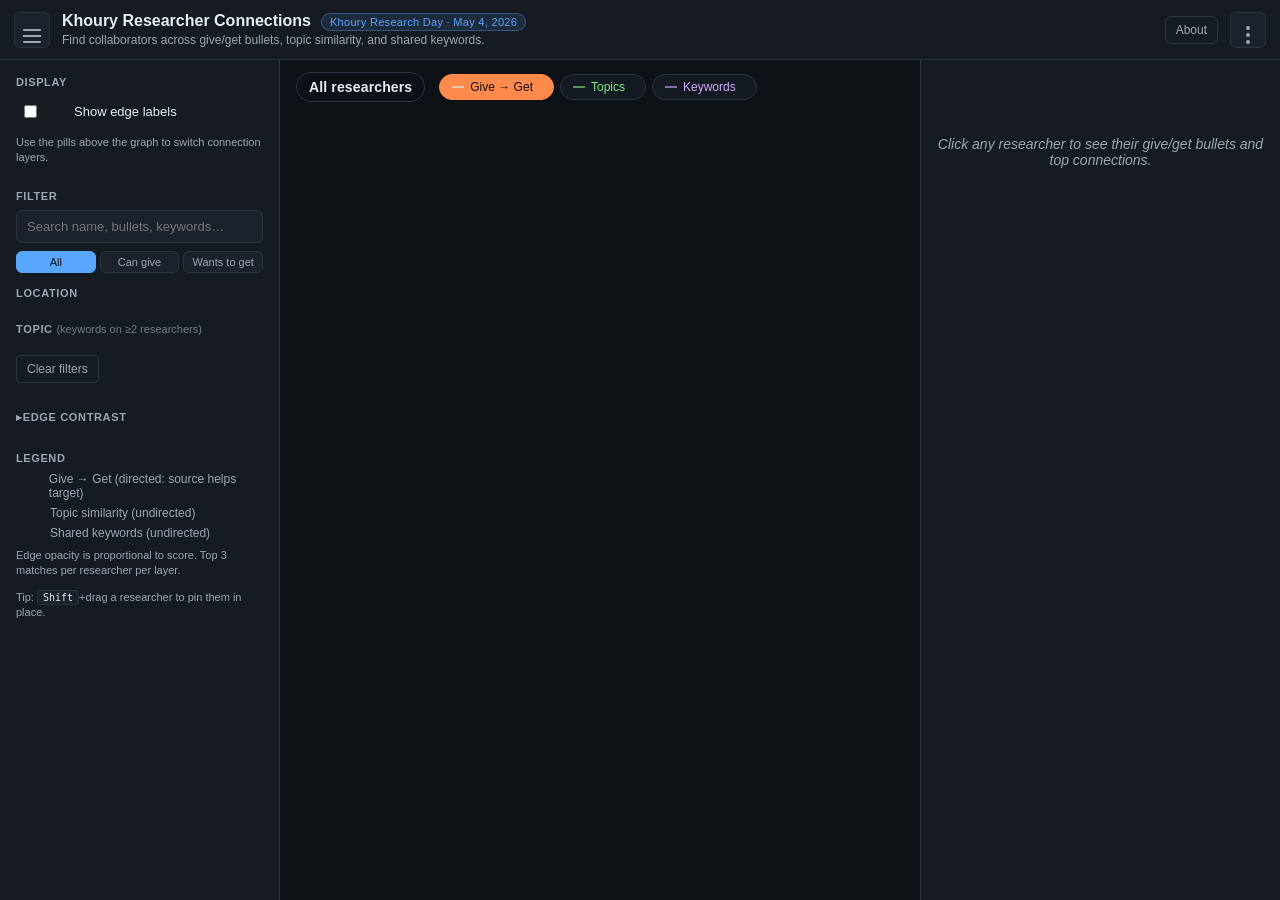
<file: public/index.html>
<!doctype html>
<html lang="en">
<head>
  <meta charset="utf-8" />
  <meta name="viewport" content="width=device-width, initial-scale=1" />
  <title>Khoury Researcher Connections</title>

  <!-- SEO -->
  <meta name="description" content="Interactive directory of Khoury College researchers — find collaborators through give/get matches, topic similarity, and shared keywords. Built from Khoury Research Day 2026." />
  <meta name="author" content="John A. Guerra Gómez" />
  <meta name="keywords" content="Khoury College, Northeastern University, research, collaboration, faculty directory, information visualization, sentence embeddings, D3.js, Khoury Research Day 2026" />
  <meta name="theme-color" content="#0e1116" />
  <link rel="canonical" href="https://johnguerra.co/viz/khouryResearch/" />

  <!-- Open Graph -->
  <meta property="og:type" content="website" />
  <meta property="og:title" content="Khoury Researcher Connections" />
  <meta property="og:description" content="Find collaborators across give/get matches, topic similarity, and shared keywords. Khoury Research Day · May 4, 2026." />
  <meta property="og:url" content="https://johnguerra.co/viz/khouryResearch/" />
  <meta property="og:site_name" content="Khoury Researcher Connections" />
  <meta property="og:image" content="https://johnguerra.co/viz/khouryResearch/og-image.png" />
  <meta property="og:image:width" content="1200" />
  <meta property="og:image:height" content="630" />
  <meta property="og:image:alt" content="Khoury Researcher Connections — a network of 25 researchers connected by give/get, topic, and shared-keyword edges." />

  <!-- Twitter -->
  <meta name="twitter:card" content="summary_large_image" />
  <meta name="twitter:title" content="Khoury Researcher Connections" />
  <meta name="twitter:description" content="Find collaborators across give/get matches, topic similarity, and shared keywords. Khoury Research Day · May 4, 2026." />
  <meta name="twitter:image" content="https://johnguerra.co/viz/khouryResearch/og-image.png" />

  <link rel="stylesheet" href="styles.css" />
  <script src="https://d3js.org/d3.v7.min.js"></script>
</head>
<body>
  <header class="topbar">
    <button type="button" id="toggle-controls" class="panel-toggle" aria-label="Toggle filters panel" title="Filters">
      <span class="bars" aria-hidden="true"></span>
    </button>
    <div class="title">
      <h1>
        Khoury Researcher Connections
        <span class="event-tag">Khoury Research Day · May 4, 2026</span>
      </h1>
      <p class="subtitle">Find collaborators across give/get bullets, topic similarity, and shared keywords.</p>
    </div>
    <div class="meta-counts" id="meta-counts"></div>
    <a class="about-link" href="about.html">About</a>
    <button type="button" id="toggle-detail" class="panel-toggle" aria-label="Toggle details panel" title="Details">
      <span class="dots" aria-hidden="true"></span>
    </button>
  </header>

  <aside class="controls">
    <section>
      <h2>Display</h2>
      <label class="layer-toggle">
        <input type="checkbox" id="show-labels" />
        <span class="swatch" style="visibility:hidden"></span>
        <span>Show edge labels</span>
      </label>
      <p class="hint">Use the pills above the graph to switch connection layers.</p>
    </section>

    <section>
      <h2>Filter</h2>
      <input type="search" id="search" placeholder="Search name, bullets, keywords…" />
      <div class="scope-bar" role="radiogroup" aria-label="Search scope">
        <button type="button" class="scope-btn active" data-scope="all">All</button>
        <button type="button" class="scope-btn" data-scope="give">Can give</button>
        <button type="button" class="scope-btn" data-scope="get">Wants to get</button>
      </div>
      <h3 class="filter-sub">Location</h3>
      <div id="location-chips" class="chips"></div>
      <h3 class="filter-sub">Topic <span class="filter-sub-hint">(keywords on ≥2 researchers)</span></h3>
      <div id="topic-chips" class="chips"></div>
      <button type="button" id="reset-filters" class="reset">Clear filters</button>
    </section>

    <section>
      <details class="advanced">
        <summary>Edge contrast</summary>
        <p class="hint">Score below "faint" → minimum opacity; above "bold" → maximum. Tune per layer.</p>
        <div id="score-range"></div>
        <button type="button" id="reset-ranges" class="reset">Reset to defaults</button>
      </details>
    </section>

    <section>
      <h2>Legend</h2>
      <div class="legend-row">
        <span class="legend-line layer-give-get"></span>
        <span>Give → Get (directed: source helps target)</span>
      </div>
      <div class="legend-row">
        <span class="legend-line layer-topic"></span>
        <span>Topic similarity (undirected)</span>
      </div>
      <div class="legend-row">
        <span class="legend-line layer-keyword"></span>
        <span>Shared keywords (undirected)</span>
      </div>
      <p class="hint">Edge opacity is proportional to score. Top 3 matches per researcher per layer.</p>
      <p class="hint">Tip: <kbd>Shift</kbd>+drag a researcher to pin them in place.</p>
    </section>
  </aside>

  <main class="canvas">
    <div class="canvas-bar">
      <h2 id="view-title" class="view-title" aria-live="polite">All researchers</h2>
      <div class="layer-pills" role="group" aria-label="Connection layers">
        <button type="button" class="layer-pill layer-give-get active" data-layer="give_get" aria-pressed="true">
          <span class="layer-pill-swatch"></span>
          Give → Get
          <span class="layer-pill-count" id="count-give_get"></span>
        </button>
        <button type="button" class="layer-pill layer-topic" data-layer="topic" aria-pressed="false">
          <span class="layer-pill-swatch"></span>
          Topics
          <span class="layer-pill-count" id="count-topic"></span>
        </button>
        <button type="button" class="layer-pill layer-keyword" data-layer="keyword" aria-pressed="false">
          <span class="layer-pill-swatch"></span>
          Keywords
          <span class="layer-pill-count" id="count-keyword"></span>
        </button>
      </div>
    </div>
    <svg id="graph"></svg>
    <div id="empty-state" class="canvas-empty" hidden role="status" aria-live="polite">
      <p class="canvas-empty-headline">No researchers match these filters.</p>
      <button type="button" id="empty-clear" class="canvas-empty-clear">Clear filters</button>
    </div>
  </main>

  <aside class="detail" id="detail">
    <div class="empty">Click any researcher to see their give/get bullets and top connections.</div>
  </aside>

  <script type="module" src="app.js"></script>
</body>
</html>
</file>
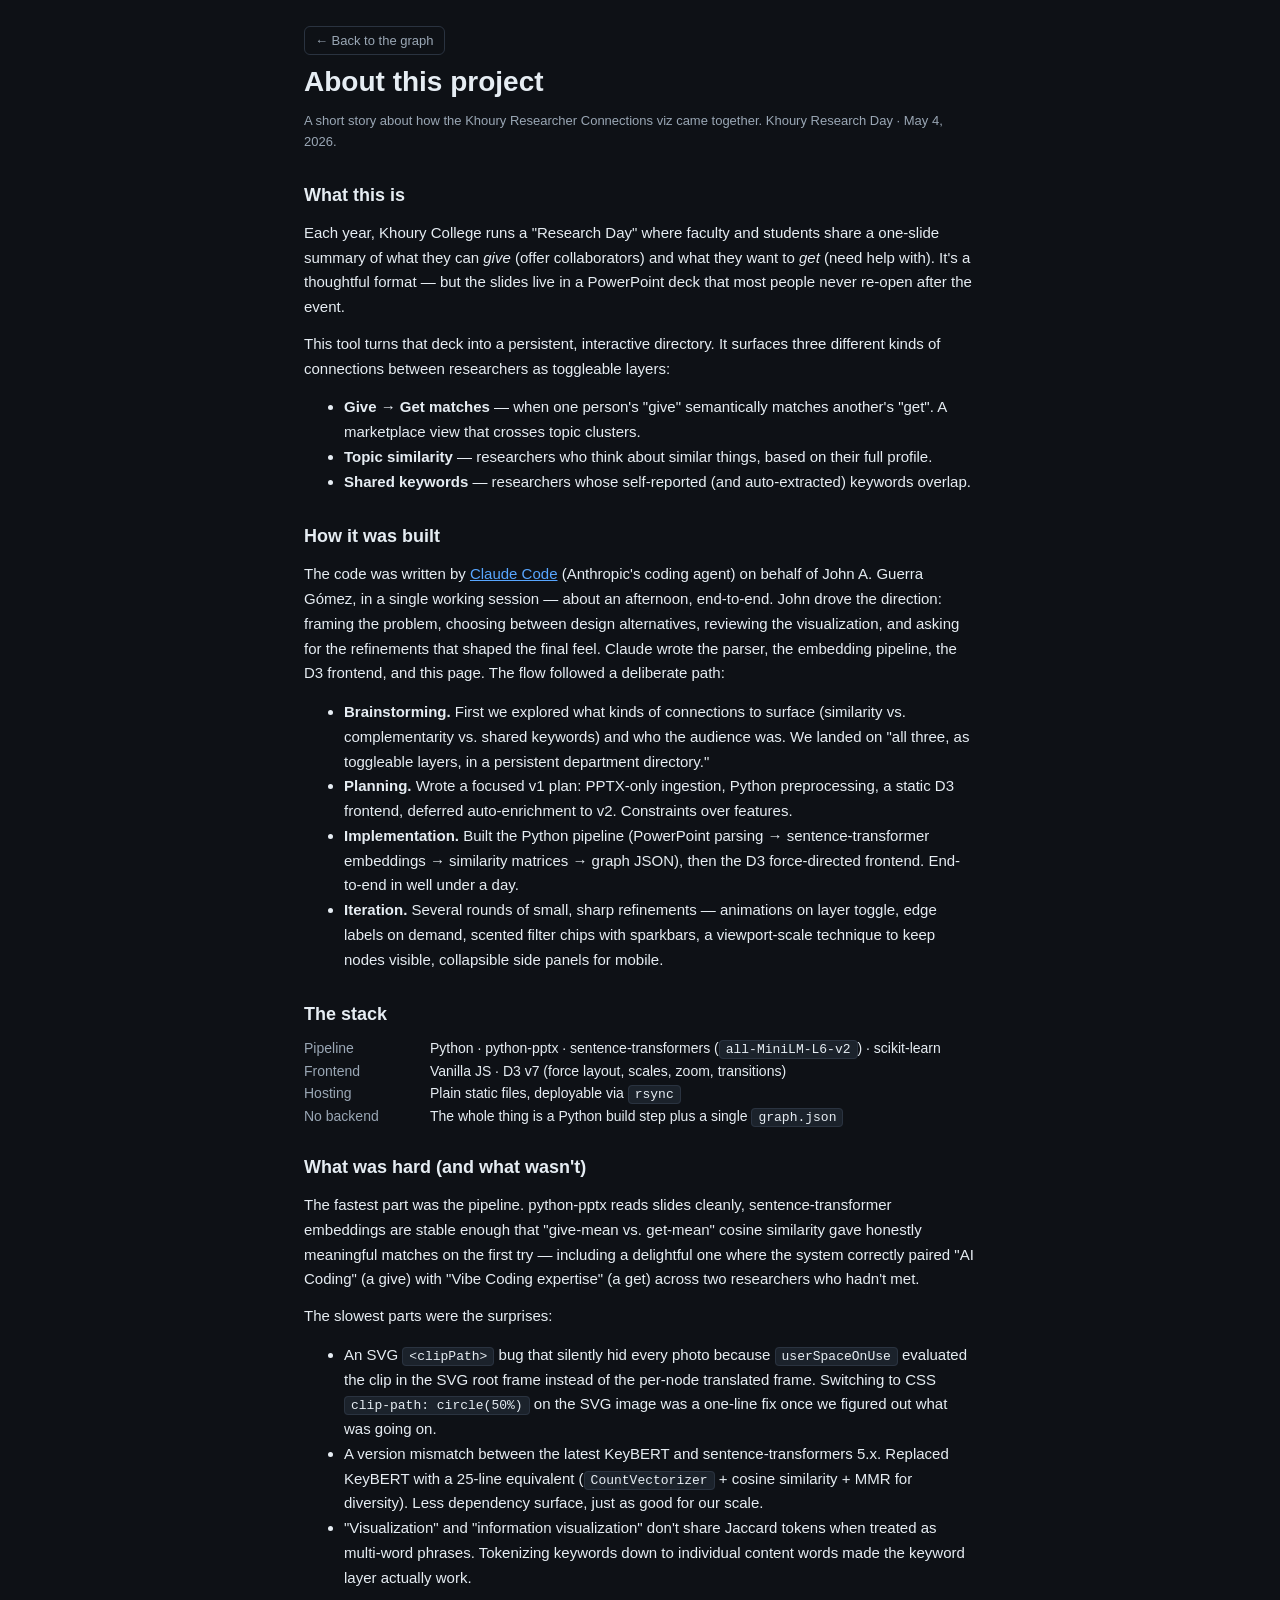
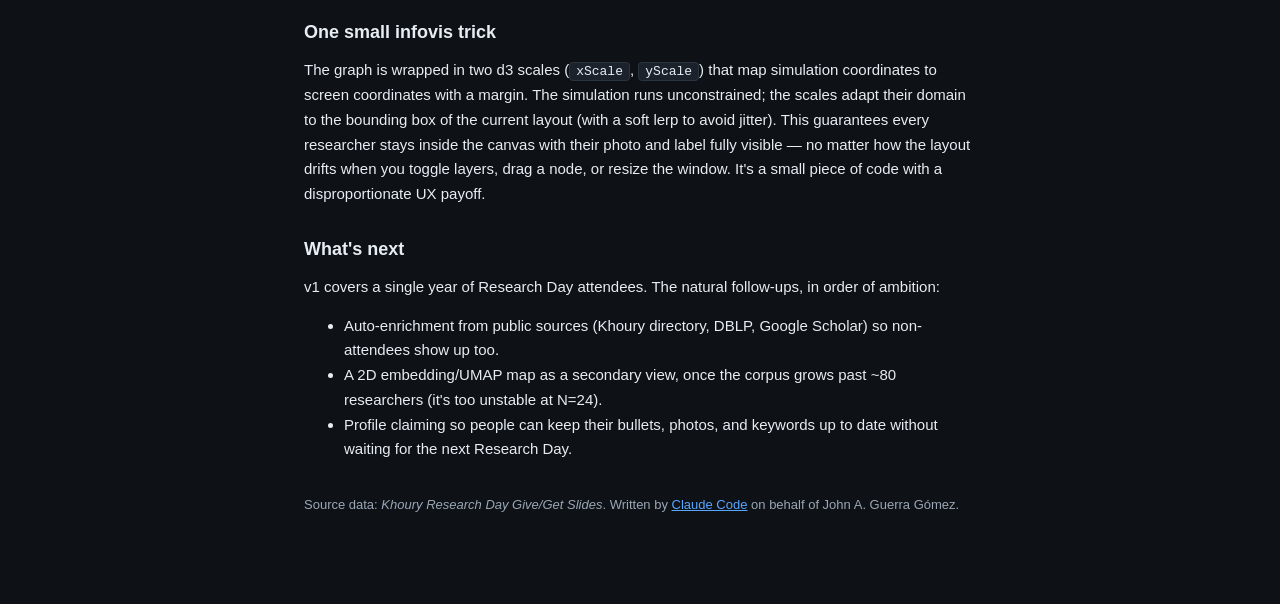
<file: public/about.html>
<!doctype html>
<html lang="en">
<head>
  <meta charset="utf-8" />
  <meta name="viewport" content="width=device-width, initial-scale=1" />
  <title>About — Khoury Researcher Connections</title>

  <!-- SEO -->
  <meta name="description" content="How Khoury Researcher Connections was built — a Python pipeline (sentence-transformers, scikit-learn) and D3 v7 force-directed graph, written by Claude Code on John A. Guerra Gómez's behalf." />
  <meta name="author" content="John A. Guerra Gómez" />
  <meta name="theme-color" content="#0e1116" />
  <link rel="canonical" href="https://johnguerra.co/viz/khouryResearch/about.html" />

  <!-- Open Graph -->
  <meta property="og:type" content="article" />
  <meta property="og:title" content="About — Khoury Researcher Connections" />
  <meta property="og:description" content="How this collaboration directory was built — Python embeddings pipeline + D3 v7 force graph, written by Claude Code on John A. Guerra Gómez's behalf." />
  <meta property="og:url" content="https://johnguerra.co/viz/khouryResearch/about.html" />
  <meta property="og:site_name" content="Khoury Researcher Connections" />
  <meta property="og:image" content="https://johnguerra.co/viz/khouryResearch/og-image.png" />
  <meta property="og:image:width" content="1200" />
  <meta property="og:image:height" content="630" />

  <!-- Twitter -->
  <meta name="twitter:card" content="summary_large_image" />
  <meta name="twitter:title" content="About — Khoury Researcher Connections" />
  <meta name="twitter:description" content="How this collaboration directory was built — Python embeddings pipeline + D3 v7 force graph." />
  <meta name="twitter:image" content="https://johnguerra.co/viz/khouryResearch/og-image.png" />

  <link rel="stylesheet" href="styles.css" />
  <style>
    /* About-page-only overrides: single-column document layout */
    body {
      display: block;
      height: auto;
      min-height: 100vh;
      overflow-y: auto;
    }
    .about-wrap { max-width: 720px; margin: 0 auto; padding: 32px 24px 80px; }
    .about-wrap h1 { font-size: 28px; margin: 16px 0 6px; }
    .about-wrap .meta { color: var(--muted); font-size: 13px; margin-bottom: 28px; }
    .about-wrap h2 { font-size: 18px; margin-top: 32px; }
    .about-wrap p, .about-wrap li { font-size: 15px; line-height: 1.65; color: var(--text); }
    .about-wrap p { margin: 12px 0; }
    .about-wrap a { color: var(--accent); }
    .about-wrap code,
    .about-wrap kbd {
      background: var(--panel-2);
      border: 1px solid var(--border);
      padding: 1px 6px;
      border-radius: 4px;
      font-size: 13px;
    }
    .about-wrap blockquote {
      margin: 16px 0;
      padding: 8px 16px;
      border-left: 3px solid var(--accent);
      background: rgba(88, 166, 255, 0.06);
      color: var(--muted);
      font-style: italic;
    }
    .about-wrap .nav { margin-bottom: 18px; }
    .about-wrap .nav a {
      font-size: 13px;
      color: var(--muted);
      text-decoration: none;
      border: 1px solid var(--border);
      padding: 6px 10px;
      border-radius: 6px;
    }
    .about-wrap .nav a:hover { color: var(--text); }
    .about-wrap .stack-grid {
      display: grid;
      grid-template-columns: 110px 1fr;
      gap: 6px 16px;
      font-size: 14px;
      margin: 12px 0 24px;
    }
    .about-wrap .stack-grid dt { color: var(--muted); }
    .about-wrap .stack-grid dd { margin: 0; }
  </style>
</head>
<body>
  <div class="about-wrap">
    <div class="nav"><a href="index.html">← Back to the graph</a></div>

    <h1>About this project</h1>
    <p class="meta">A short story about how the Khoury Researcher Connections viz came together. Khoury Research Day · May 4, 2026.</p>

    <h2>What this is</h2>
    <p>
      Each year, Khoury College runs a "Research Day" where faculty and students share a one-slide
      summary of what they can <em>give</em> (offer collaborators) and what they want to <em>get</em>
      (need help with). It's a thoughtful format — but the slides live in a PowerPoint deck that
      most people never re-open after the event.
    </p>
    <p>
      This tool turns that deck into a persistent, interactive directory. It surfaces three different
      kinds of connections between researchers as toggleable layers:
    </p>
    <ul>
      <li><strong>Give → Get matches</strong> — when one person's "give" semantically matches another's "get". A marketplace view that crosses topic clusters.</li>
      <li><strong>Topic similarity</strong> — researchers who think about similar things, based on their full profile.</li>
      <li><strong>Shared keywords</strong> — researchers whose self-reported (and auto-extracted) keywords overlap.</li>
    </ul>

    <h2>How it was built</h2>
    <p>
      The code was written by <a href="https://claude.com/claude-code">Claude Code</a> (Anthropic's
      coding agent) on behalf of John A. Guerra Gómez, in a single working session — about an
      afternoon, end-to-end. John drove the direction: framing the problem, choosing between
      design alternatives, reviewing the visualization, and asking for the refinements that shaped
      the final feel. Claude wrote the parser, the embedding pipeline, the D3 frontend, and this
      page. The flow followed a deliberate path:
    </p>
    <ul>
      <li><strong>Brainstorming.</strong> First we explored what kinds of connections to surface (similarity vs. complementarity vs. shared keywords) and who the audience was. We landed on "all three, as toggleable layers, in a persistent department directory."</li>
      <li><strong>Planning.</strong> Wrote a focused v1 plan: PPTX-only ingestion, Python preprocessing, a static D3 frontend, deferred auto-enrichment to v2. Constraints over features.</li>
      <li><strong>Implementation.</strong> Built the Python pipeline (PowerPoint parsing → sentence-transformer embeddings → similarity matrices → graph JSON), then the D3 force-directed frontend. End-to-end in well under a day.</li>
      <li><strong>Iteration.</strong> Several rounds of small, sharp refinements — animations on layer toggle, edge labels on demand, scented filter chips with sparkbars, a viewport-scale technique to keep nodes visible, collapsible side panels for mobile.</li>
    </ul>

    <h2>The stack</h2>
    <dl class="stack-grid">
      <dt>Pipeline</dt>
      <dd>Python · python-pptx · sentence-transformers (<code>all-MiniLM-L6-v2</code>) · scikit-learn</dd>
      <dt>Frontend</dt>
      <dd>Vanilla JS · D3 v7 (force layout, scales, zoom, transitions)</dd>
      <dt>Hosting</dt>
      <dd>Plain static files, deployable via <code>rsync</code></dd>
      <dt>No backend</dt>
      <dd>The whole thing is a Python build step plus a single <code>graph.json</code></dd>
    </dl>

    <h2>What was hard (and what wasn't)</h2>
    <p>
      The fastest part was the pipeline. python-pptx reads slides cleanly, sentence-transformer
      embeddings are stable enough that "give-mean vs. get-mean" cosine similarity gave honestly
      meaningful matches on the first try — including a delightful one where the system correctly
      paired "AI Coding" (a give) with "Vibe Coding expertise" (a get) across two researchers who
      hadn't met.
    </p>
    <p>
      The slowest parts were the surprises:
    </p>
    <ul>
      <li>An SVG <code>&lt;clipPath&gt;</code> bug that silently hid every photo because <code>userSpaceOnUse</code> evaluated the clip in the SVG root frame instead of the per-node translated frame. Switching to CSS <code>clip-path: circle(50%)</code> on the SVG image was a one-line fix once we figured out what was going on.</li>
      <li>A version mismatch between the latest KeyBERT and sentence-transformers 5.x. Replaced KeyBERT with a 25-line equivalent (<code>CountVectorizer</code> + cosine similarity + MMR for diversity). Less dependency surface, just as good for our scale.</li>
      <li>"Visualization" and "information visualization" don't share Jaccard tokens when treated as multi-word phrases. Tokenizing keywords down to individual content words made the keyword layer actually work.</li>
    </ul>

    <h2>One small infovis trick</h2>
    <p>
      The graph is wrapped in two d3 scales (<code>xScale</code>, <code>yScale</code>) that map
      simulation coordinates to screen coordinates with a margin. The simulation runs unconstrained;
      the scales adapt their domain to the bounding box of the current layout (with a soft lerp to
      avoid jitter). This guarantees every researcher stays inside the canvas with their photo and
      label fully visible — no matter how the layout drifts when you toggle layers, drag a node, or
      resize the window. It's a small piece of code with a disproportionate UX payoff.
    </p>

    <h2>What's next</h2>
    <p>
      v1 covers a single year of Research Day attendees. The natural follow-ups, in order of
      ambition:
    </p>
    <ul>
      <li>Auto-enrichment from public sources (Khoury directory, DBLP, Google Scholar) so non-attendees show up too.</li>
      <li>A 2D embedding/UMAP map as a secondary view, once the corpus grows past ~80 researchers (it's too unstable at N=24).</li>
      <li>Profile claiming so people can keep their bullets, photos, and keywords up to date without waiting for the next Research Day.</li>
    </ul>

    <p style="margin-top: 32px; color: var(--muted); font-size: 13px;">
      Source data: <em>Khoury Research Day Give/Get Slides</em>.
      Written by <a href="https://claude.com/claude-code">Claude Code</a> on behalf of
      John A. Guerra Gómez.
    </p>
  </div>
</body>
</html>
</file>
<file: public/styles.css>
:root {
  --bg: #0e1116;
  --panel: #161b22;
  --panel-2: #1b222b;
  --border: #2a3340;
  --text: #e6edf3;
  --muted: #9aa7b5;
  --accent: #58a6ff;
  --give-get: #ff8a4c;
  --topic: #7ee787;
  --keyword: #d2a8ff;
  --halo: rgba(255, 255, 255, 0.18);
  --warning: #f0883e;
}

* { box-sizing: border-box; }

html, body {
  margin: 0;
  height: 100%;
  background: var(--bg);
  color: var(--text);
  font-family: -apple-system, BlinkMacSystemFont, "Segoe UI", Roboto, "Helvetica Neue", sans-serif;
  font-size: 14px;
}

body {
  display: grid;
  --controls-w: 280px;
  --detail-w: 360px;
  grid-template-columns: var(--controls-w) 1fr var(--detail-w);
  grid-template-rows: 60px 1fr;
  grid-template-areas:
    "header header header"
    "controls canvas detail";
  height: 100vh;
  overflow: hidden;
  transition: grid-template-columns 0.25s ease;
}
body.controls-collapsed { --controls-w: 0px; }
body.detail-collapsed { --detail-w: 0px; }
body.controls-collapsed .controls { display: none; }
body.detail-collapsed .detail { display: none; }

.topbar {
  grid-area: header;
  display: flex;
  justify-content: space-between;
  align-items: center;
  gap: 12px;
  padding: 0 14px;
  border-bottom: 1px solid var(--border);
  background: var(--panel);
}
.topbar h1 { font-size: 16px; margin: 0; display: flex; align-items: baseline; gap: 10px; flex-wrap: wrap; }
.topbar .event-tag {
  font-size: 11px;
  font-weight: 500;
  letter-spacing: 0.3px;
  color: var(--accent);
  background: rgba(88, 166, 255, 0.12);
  border: 1px solid rgba(88, 166, 255, 0.35);
  padding: 2px 8px;
  border-radius: 99px;
  white-space: nowrap;
}
.about-link {
  flex: 0 0 auto;
  font-size: 12px;
  color: var(--muted);
  text-decoration: none;
  padding: 6px 10px;
  border: 1px solid var(--border);
  border-radius: 6px;
  white-space: nowrap;
}
.about-link:hover { color: var(--text); border-color: var(--text); }
.topbar .subtitle { font-size: 12px; color: var(--muted); margin: 2px 0 0 0; }
.topbar .title { flex: 1; min-width: 0; overflow: hidden; }
.topbar .title h1, .topbar .title .subtitle { white-space: nowrap; overflow: hidden; text-overflow: ellipsis; }
.meta-counts { font-size: 12px; color: var(--muted); white-space: nowrap; }

/* Panel toggle buttons in the header — visible on every viewport size */
.panel-toggle {
  flex: 0 0 auto;
  width: 36px;
  height: 36px;
  border: 1px solid var(--border);
  background: var(--panel-2);
  color: var(--muted);
  border-radius: 6px;
  display: inline-flex;
  align-items: center;
  justify-content: center;
  cursor: pointer;
  padding: 0;
}
.panel-toggle:hover { color: var(--text); border-color: var(--text); }
.panel-toggle .bars,
.panel-toggle .dots {
  display: block;
  width: 18px;
  height: 14px;
  position: relative;
}
.panel-toggle .bars::before,
.panel-toggle .bars::after,
.panel-toggle .bars { background: currentColor; }
.panel-toggle .bars {
  height: 2px;
  top: 6px;
}
.panel-toggle .bars::before, .panel-toggle .bars::after {
  content: "";
  position: absolute;
  left: 0; right: 0;
  height: 2px;
  border-radius: 1px;
}
.panel-toggle .bars::before { top: -6px; }
.panel-toggle .bars::after { top: 6px; }
/* Three vertical dots for the details toggle */
.panel-toggle .dots,
.panel-toggle .dots::before,
.panel-toggle .dots::after {
  width: 4px;
  height: 4px;
  border-radius: 50%;
  background: currentColor;
}
.panel-toggle .dots { margin: 0 auto; top: 5px; }
.panel-toggle .dots::before, .panel-toggle .dots::after {
  content: "";
  position: absolute;
  left: 0;
}
.panel-toggle .dots::before { top: -7px; }
.panel-toggle .dots::after { top: 7px; }

.controls {
  grid-area: controls;
  background: var(--panel);
  border-right: 1px solid var(--border);
  padding: 16px;
  overflow-y: auto;
}
.controls section + section { margin-top: 24px; }
.controls h2 {
  font-size: 11px;
  font-weight: 600;
  text-transform: uppercase;
  letter-spacing: 0.6px;
  color: var(--muted);
  margin: 0 0 8px;
}

.layer-toggle {
  display: flex;
  align-items: center;
  gap: 8px;
  padding: 6px 4px;
  cursor: pointer;
  user-select: none;
  font-size: 13px;
}
.layer-toggle input { accent-color: var(--accent); }
.layer-toggle .count {
  margin-left: auto;
  font-size: 11px;
  color: var(--muted);
}
.layer-toggle .swatch {
  width: 18px;
  height: 3px;
  border-radius: 2px;
}
.layer-give-get .swatch, .layer-give-get .legend-line { background: var(--give-get); }
.layer-topic .swatch, .layer-topic .legend-line { background: var(--topic); }
.layer-keyword .swatch, .layer-keyword .legend-line { background: var(--keyword); }

#search {
  width: 100%;
  padding: 8px 10px;
  background: var(--panel-2);
  color: var(--text);
  border: 1px solid var(--border);
  border-radius: 6px;
  font-size: 13px;
}
#search:focus { outline: 2px solid var(--accent); border-color: transparent; }

.chips {
  display: flex;
  flex-wrap: wrap;
  gap: 4px;
  margin-top: 10px;
}
.chip {
  position: relative;
  font-size: 11px;
  padding: 3px 8px;
  border-radius: 99px;
  background: var(--panel-2);
  border: 1px solid var(--border);
  color: var(--muted);
  cursor: pointer;
  user-select: none;
  overflow: hidden;
  isolation: isolate;
}
/* Scented widget: a horizontal bar in the background of the chip whose width
   is proportional to the count of researchers in that category. */
.chip::before {
  content: "";
  position: absolute;
  left: 0;
  top: 0;
  bottom: 0;
  width: var(--scent, 0%);
  background: rgba(88, 166, 255, 0.18);
  z-index: -1;
  transition: width 0.3s ease;
}
.chip .count-paren {
  color: var(--muted);
  margin-left: 3px;
  font-variant-numeric: tabular-nums;
}
.chip.active {
  background: var(--accent);
  color: #0e1116;
  border-color: var(--accent);
}
.chip.active::before { background: rgba(14, 17, 22, 0.18); }
.chip.active .count-paren { color: rgba(14, 17, 22, 0.7); }

.filter-sub {
  font-size: 11px;
  text-transform: uppercase;
  letter-spacing: 0.06em;
  color: var(--muted);
  margin: 14px 0 4px;
  font-weight: 600;
}
.filter-sub-hint {
  font-weight: 400;
  text-transform: none;
  letter-spacing: 0;
  opacity: 0.7;
}

.scope-bar {
  display: flex;
  gap: 4px;
  margin-top: 8px;
}
.scope-btn {
  flex: 1;
  font-size: 11px;
  padding: 4px 6px;
  border-radius: 6px;
  background: var(--panel-2);
  border: 1px solid var(--border);
  color: var(--muted);
  cursor: pointer;
}
.scope-btn.active {
  background: var(--accent);
  color: #0e1116;
  border-color: var(--accent);
}

.canvas { position: relative; }
.canvas-empty {
  position: absolute;
  inset: 0;
  display: flex;
  flex-direction: column;
  align-items: center;
  justify-content: center;
  gap: 12px;
  pointer-events: none;
  text-align: center;
  padding: 24px;
}
.canvas-empty[hidden] { display: none; }
.canvas-empty-headline {
  font-size: 17px;
  color: var(--muted);
  margin: 0;
}
.canvas-empty-clear {
  pointer-events: auto;
  padding: 6px 14px;
  font-size: 13px;
  background: var(--panel-2);
  border: 1px solid var(--border);
  border-radius: 6px;
  color: var(--text);
  cursor: pointer;
}
.canvas-empty-clear:hover { background: var(--accent); color: #0e1116; border-color: var(--accent); }

/* Score-range editor: per-layer min/max sliders. */
.advanced { color: var(--muted); }
.advanced > summary {
  cursor: pointer;
  font-size: 11px;
  text-transform: uppercase;
  letter-spacing: 0.06em;
  font-weight: 600;
  padding: 4px 0;
  list-style: none;
}
.advanced > summary::before {
  content: "▸ ";
  display: inline-block;
  transition: transform 0.15s ease;
}
.advanced[open] > summary::before { transform: rotate(90deg); }
.range-block { margin-top: 12px; }
.range-heading {
  display: flex;
  align-items: center;
  gap: 6px;
  font-size: 12px;
  color: var(--text);
  margin-bottom: 4px;
}
.range-swatch {
  width: 14px; height: 2px;
}
.range-swatch.layer-give-get  { background: var(--give-get); }
.range-swatch.layer-topic     { background: var(--topic); }
.range-swatch.layer-keyword   { background: var(--keyword); }
.range-row {
  display: grid;
  grid-template-columns: 56px 1fr 38px;
  align-items: center;
  gap: 8px;
  font-size: 11px;
  margin-bottom: 4px;
}
.range-row input[type="range"] {
  -webkit-appearance: none;
  width: 100%;
  background: transparent;
}
.range-row input[type="range"]::-webkit-slider-runnable-track {
  height: 4px; background: var(--panel-2); border-radius: 2px;
}
.range-row input[type="range"]::-webkit-slider-thumb {
  -webkit-appearance: none;
  width: 12px; height: 12px;
  border-radius: 50%;
  background: var(--accent);
  border: none;
  margin-top: -4px;
}
.range-row input[type="range"]::-moz-range-track {
  height: 4px; background: var(--panel-2); border-radius: 2px;
}
.range-row input[type="range"]::-moz-range-thumb {
  width: 12px; height: 12px;
  border-radius: 50%;
  background: var(--accent);
  border: none;
}
.range-num { font-variant-numeric: tabular-nums; text-align: right; color: var(--muted); }
.range-label { color: var(--muted); }

.reset {
  margin-top: 10px;
  padding: 6px 10px;
  font-size: 12px;
  background: transparent;
  color: var(--muted);
  border: 1px solid var(--border);
  border-radius: 4px;
  cursor: pointer;
}
.reset:hover { color: var(--text); border-color: var(--text); }

.legend-row {
  display: flex;
  align-items: center;
  gap: 10px;
  margin-bottom: 6px;
  font-size: 12px;
  color: var(--muted);
}
.legend-line {
  display: inline-block;
  width: 24px;
  height: 2px;
  border-radius: 1px;
}
.hint {
  font-size: 11px;
  color: var(--muted);
  margin-top: 8px;
  line-height: 1.4;
}
.hint kbd {
  font-family: -apple-system, BlinkMacSystemFont, "Segoe UI", monospace;
  font-size: 10px;
  background: var(--panel-2);
  border: 1px solid var(--border);
  padding: 1px 5px;
  border-radius: 3px;
  color: var(--text);
}

.canvas {
  grid-area: canvas;
  position: relative;
  overflow: hidden;
}
#graph { width: 100%; height: 100%; display: block; }

/* Canvas overlay bar: title + always-visible layer toggles. Sits on top of
   the graph rather than displacing it, so the SVG keeps its full pixel area
   underneath. Pointer-events: none on the wrapper, then re-enabled on the
   pills + title — keeps the rest of the bar from blocking node clicks. */
.canvas-bar {
  position: absolute;
  top: 12px;
  left: 16px;
  right: 16px;
  display: flex;
  flex-wrap: wrap;
  align-items: center;
  gap: 14px;
  pointer-events: none;
  z-index: 5;
}
.view-title {
  font-size: 14px;
  font-weight: 600;
  color: var(--text);
  margin: 0;
  padding: 6px 12px;
  background: rgba(14, 17, 22, 0.78);
  border: 1px solid var(--border);
  border-radius: 99px;
  pointer-events: auto;
  backdrop-filter: blur(6px);
  -webkit-backdrop-filter: blur(6px);
  letter-spacing: 0.01em;
}
.layer-pills {
  display: flex;
  gap: 6px;
  pointer-events: auto;
}
.layer-pill {
  display: inline-flex;
  align-items: center;
  gap: 6px;
  font-size: 12px;
  padding: 5px 12px;
  border-radius: 99px;
  background: rgba(24, 30, 38, 0.78);
  border: 1px solid var(--border);
  color: var(--muted);
  cursor: pointer;
  user-select: none;
  backdrop-filter: blur(6px);
  -webkit-backdrop-filter: blur(6px);
  transition: background 0.15s ease, color 0.15s ease, border-color 0.15s ease;
}
.layer-pill:hover { color: var(--text); }
.layer-pill-swatch {
  display: inline-block;
  width: 12px;
  height: 2px;
  background: currentColor;
  opacity: 0.6;
}
.layer-pill.layer-give-get { color: var(--give-get); }
.layer-pill.layer-topic    { color: var(--topic); }
.layer-pill.layer-keyword  { color: var(--keyword); }
.layer-pill.active {
  background: currentColor;
  border-color: currentColor;
}
.layer-pill.active .layer-pill-swatch,
.layer-pill.active { color: var(--text); }
.layer-pill.active.layer-give-get { background: var(--give-get); border-color: var(--give-get); color: #0e1116; }
.layer-pill.active.layer-topic    { background: var(--topic); border-color: var(--topic); color: #0e1116; }
.layer-pill.active.layer-keyword  { background: var(--keyword); border-color: var(--keyword); color: #0e1116; }
.layer-pill-count {
  font-variant-numeric: tabular-nums;
  font-size: 11px;
  opacity: 0.85;
  padding-left: 2px;
}

.detail {
  grid-area: detail;
  background: var(--panel);
  border-left: 1px solid var(--border);
  padding: 16px;
  overflow-y: auto;
}
.detail .empty { color: var(--muted); font-style: italic; padding-top: 60px; text-align: center; }

/* Selection action bar at the top of the detail panel */
.selection-actions {
  display: flex;
  align-items: center;
  gap: 8px;
  padding: 6px 10px;
  margin: -4px -4px 14px;
  background: rgba(88, 166, 255, 0.08);
  border: 1px solid rgba(88, 166, 255, 0.3);
  border-radius: 8px;
  font-size: 12px;
}
.selection-tag {
  font-size: 10px;
  font-weight: 600;
  letter-spacing: 0.6px;
  text-transform: uppercase;
  color: var(--accent);
  padding: 2px 7px;
  border: 1px solid rgba(88, 166, 255, 0.45);
  border-radius: 99px;
  background: rgba(88, 166, 255, 0.12);
}
.focus-toggle {
  display: inline-flex;
  align-items: center;
  gap: 5px;
  margin-left: auto;
  cursor: pointer;
  user-select: none;
  color: var(--text);
}
.focus-toggle input { accent-color: var(--accent); }
.selection-clear {
  font-size: 11px;
  color: var(--muted);
  background: transparent;
  border: 1px solid var(--border);
  border-radius: 4px;
  padding: 4px 8px;
  cursor: pointer;
}
.selection-clear:hover { color: var(--text); border-color: var(--text); }

.detail .head {
  display: flex;
  gap: 12px;
  align-items: center;
  margin-bottom: 8px;
}
.detail .head img {
  width: 64px;
  height: 64px;
  border-radius: 8px;
  object-fit: cover;
  background: var(--panel-2);
}
.detail h3 { font-size: 16px; margin: 0; }
.detail .sub { font-size: 12px; color: var(--muted); margin-top: 2px; }
.detail .badges { margin-top: 6px; display: flex; flex-wrap: wrap; gap: 4px; }
.detail .badge {
  font-size: 10px;
  padding: 2px 7px;
  border-radius: 99px;
  background: var(--panel-2);
  border: 1px solid var(--border);
  color: var(--muted);
}
.detail .badge.area { background: rgba(88, 166, 255, 0.15); border-color: var(--accent); color: var(--accent); }

.detail h4 {
  font-size: 11px;
  text-transform: uppercase;
  letter-spacing: 0.6px;
  color: var(--muted);
  margin: 18px 0 6px;
}
.detail ul { padding-left: 18px; margin: 0; }
.detail ul li { margin-bottom: 4px; line-height: 1.4; font-size: 13px; }
.detail .keywords { display: flex; flex-wrap: wrap; gap: 4px; }
.detail .kw {
  font-size: 11px;
  padding: 2px 7px;
  border-radius: 99px;
  background: var(--panel-2);
  border: 1px solid var(--border);
  color: var(--muted);
}

.detail .conn-block { border-top: 1px solid var(--border); padding-top: 12px; margin-top: 12px; }
.detail .conn { padding: 6px 0; cursor: pointer; }
.detail .conn:hover { color: var(--accent); }
.detail .conn .conn-name { font-weight: 500; }
.detail .conn .conn-score { font-size: 11px; color: var(--muted); margin-left: 6px; }
.detail .conn .conn-why { font-size: 12px; color: var(--muted); margin-top: 2px; line-height: 1.3; font-style: italic; }
.detail .conn-block.layer-give-get h4 { color: var(--give-get); }
.detail .conn-block.layer-topic h4 { color: var(--topic); }
.detail .conn-block.layer-keyword h4 { color: var(--keyword); }

.detail .links a { color: var(--accent); font-size: 12px; text-decoration: none; }
.detail .links a:hover { text-decoration: underline; }

/* SVG */
.node circle.halo {
  fill: var(--halo);
  pointer-events: none;
  opacity: 0;
  transition: opacity 0.15s ease;
}
.node.selected circle.halo,
.node:hover circle.halo { opacity: 1; }

.node image.face-img {
  clip-path: circle(50%);
}
.node circle.frame {
  fill: none;
  stroke: var(--border);
  stroke-width: 1.5;
  transition: stroke 0.2s ease, stroke-width 0.2s ease;
}
.node.selected circle.frame {
  stroke: var(--accent);
  stroke-width: 3;
}
/* Always-visible blue halo behind the selected node so it stays obvious
   even when other nodes are dimmed in focus mode. */
.node.selected circle.halo {
  opacity: 1 !important;
  fill: var(--accent);
  fill-opacity: 0.35;
}

.node text.label {
  fill: var(--text);
  font-size: 11px;
  font-weight: 500;
  text-anchor: middle;
  pointer-events: none;
  paint-order: stroke;
  stroke: var(--bg);
  stroke-width: 4px;
}

.node { transition: opacity 0.35s ease; }
.node.dimmed { opacity: 0.12; }
/* In focus mode, dimmed nodes fade more strongly and edges hide entirely. */
body.focus-mode .node.dimmed { opacity: 0.06; }

.link { fill: none; stroke-linecap: round; pointer-events: none; transition: stroke-opacity 0.4s ease; }
.link-give-get { stroke: var(--give-get); }
.link-topic { stroke: var(--topic); }
.link-keyword { stroke: var(--keyword); }
.link.dimmed { opacity: 0.05 !important; }

/* Edge labels — hidden by default; shown when "show-labels" toggle is on
   or when the edge belongs to the currently selected node. */
text.link-label {
  fill: var(--muted);
  font-size: 9.5px;
  font-weight: 500;
  text-anchor: middle;
  pointer-events: none;
  paint-order: stroke;
  stroke: var(--bg);
  stroke-width: 3px;
  opacity: 0;
  transition: opacity 0.25s ease;
}
.show-labels text.link-label,
g.link-grp.label-on text.link-label { opacity: 1; }
.link-grp.label-on text.link-label { fill: var(--text); }

@media (max-width: 1100px) {
  body { --controls-w: 240px; --detail-w: 320px; }
}

/* Below 768px we ditch the column layout entirely. Panels become full-height
   overlays sliding in over the canvas. The canvas always takes full width.
   Default state is collapsed; the user opens a panel via the topbar button. */
@media (max-width: 768px) {
  body {
    grid-template-columns: 1fr !important;
    grid-template-areas: "header" "canvas" !important;
    transition: none;
  }
  /* Compact topbar on mobile so both toggle buttons stay reachable */
  .topbar { padding: 0 8px; gap: 8px; }
  .topbar h1 { font-size: 13px; }
  .topbar .subtitle { display: none; }
  .topbar .event-tag { display: none; }
  .meta-counts { display: none; }
  .about-link { padding: 4px 7px; font-size: 11px; }
  .controls,
  .detail {
    position: fixed;
    top: 60px;
    bottom: 0;
    width: min(85vw, 320px);
    z-index: 50;
    transition: transform 0.25s ease;
    box-shadow: 0 0 28px rgba(0, 0, 0, 0.5);
    display: block;          /* override the desktop "display: none" rule below */
  }
  .controls { left: 0; transform: translateX(-100%); border-right: 1px solid var(--border); }
  .detail { right: 0; transform: translateX(100%); border-left: 1px solid var(--border); }
  body:not(.controls-collapsed) .controls { transform: translateX(0); }
  body:not(.detail-collapsed) .detail { transform: translateX(0); }

  /* Tap-anywhere-to-close backdrop when a panel is open */
  body:not(.controls-collapsed)::before,
  body:not(.detail-collapsed)::before {
    content: "";
    position: fixed;
    inset: 60px 0 0 0;
    background: rgba(0, 0, 0, 0.45);
    z-index: 40;
  }
}
</file>
